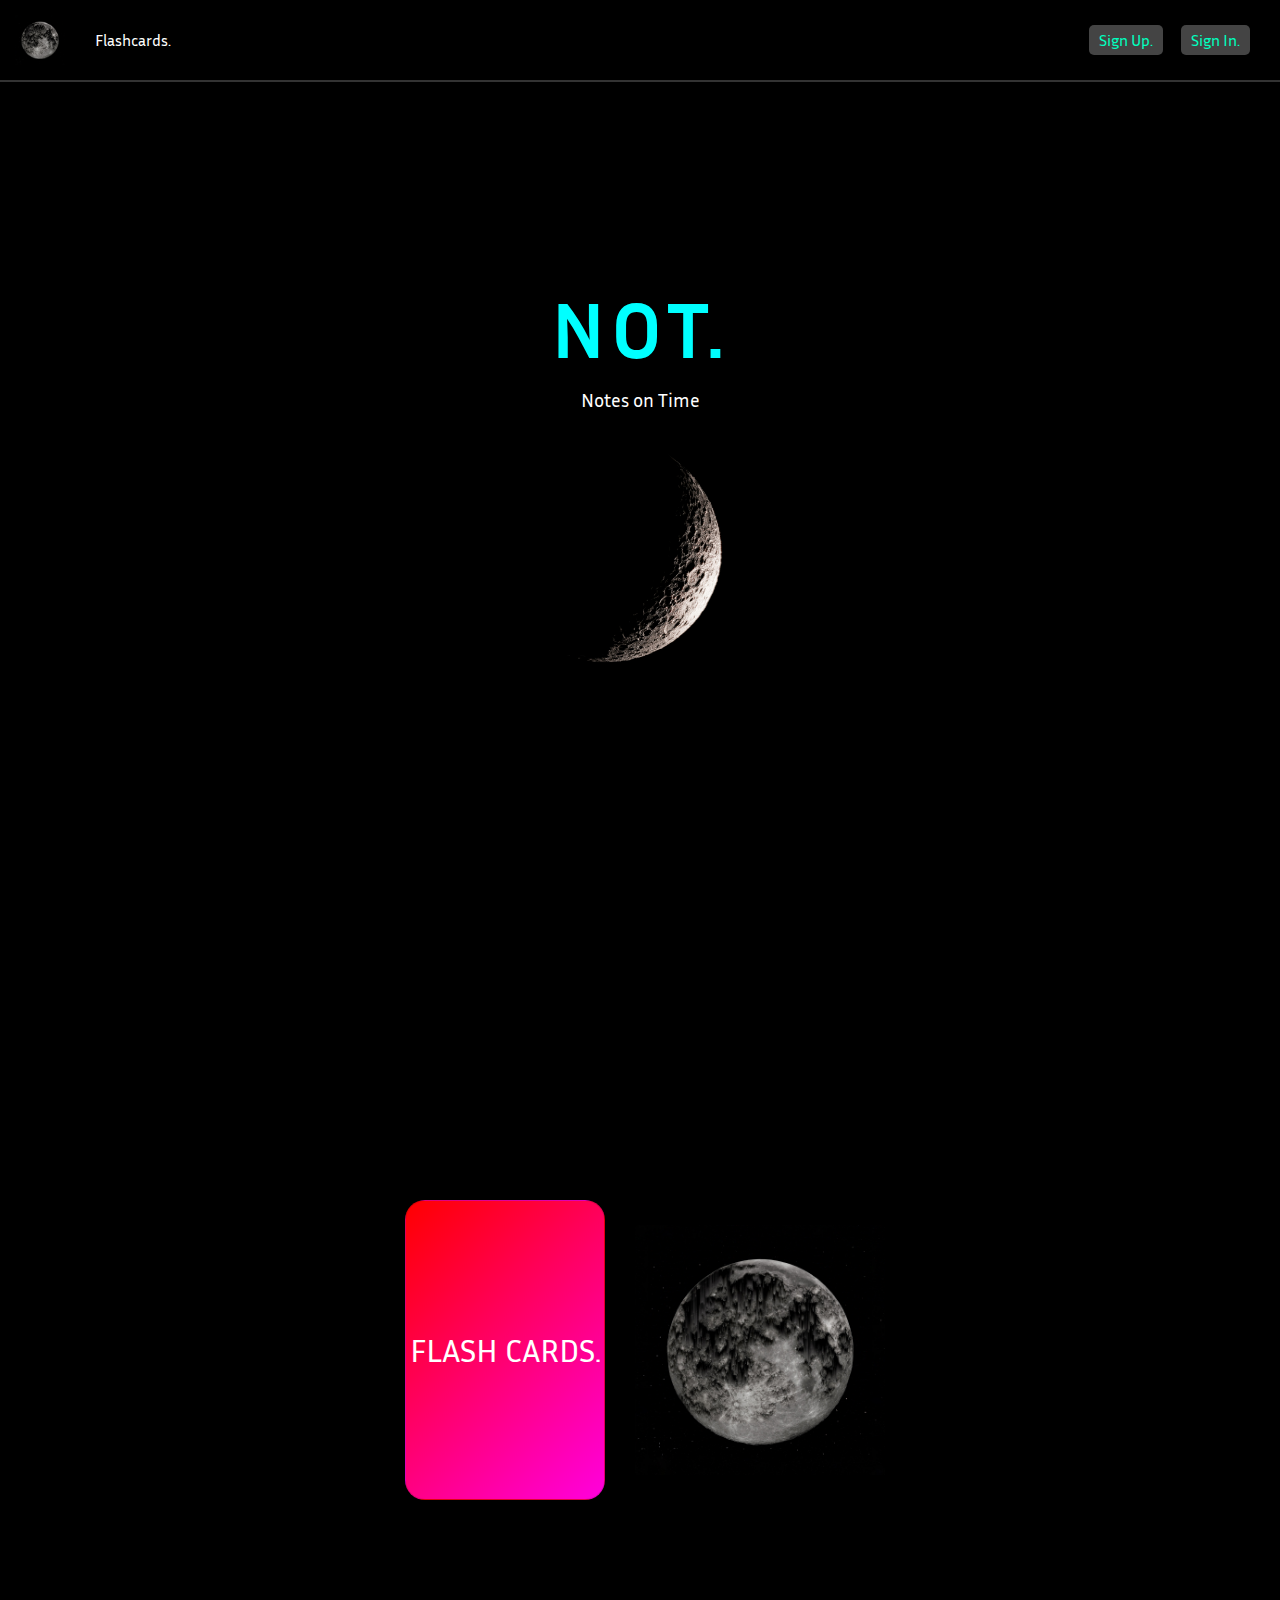
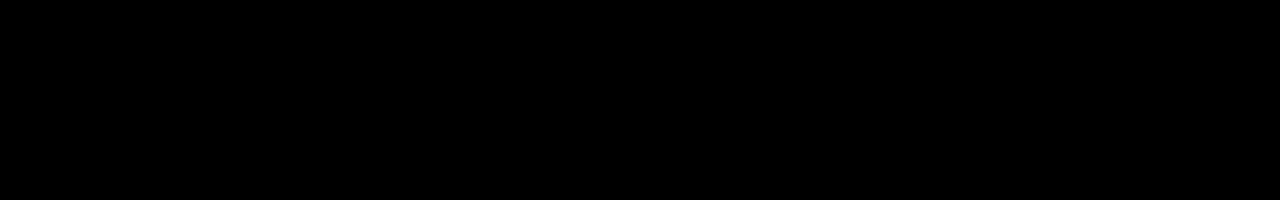
<file: index.html>
<!DOCTYPE html>
<html lang="en">
<head>
    <meta charset="UTF-8">
    <meta name="viewport" content="width=device-width, initial-scale=1.0">
    <title>Notes on Time</title>
    <link rel="stylesheet" href="https://maxcdn.bootstrapcdn.com/bootstrap/4.5.2/css/bootstrap.min.css">
    <link rel="stylesheet" href="styles.css">
</head>
<body>

    <!-- Header -->
    <header class="header">
      <div class="d-flex align-items-center">
          <a href="index.html">
              <img src="./Resources/full-moon.jpg" alt="Logo">
          </a>
          <nav>
              <a href="http://localhost:3000/">Flashcards.</a>
      </div>
      <div class="auth-links">
        <a href="signup.html" class="sign-in">Sign Up.</a>
        <a href="signin.html" class="sign-in">Sign In.</a>
    </div>
  </header>
  
    <!-- Intro Section -->
    <section class="intro-section">
        <div class="intro-content">
            <h1 class="inria-sans-bold">NOT.</h1>
            <p class="inria-sans-regular">Notes on Time</p>
            <div class="intro-moon"></div>
        </div>
        <div class="gray-shape top-left"></div>
        <div class="gray-shape bottom-right"></div>
    </section>

    <!-- Flashcards and Quizzes Section -->
    <section class="flashcard-section">
        <a href="http://localhost:3000/" class="card">FLASH CARDS.</a>
        <div class="moon-center"></div>
    </section>


</body>
</html>
</file>
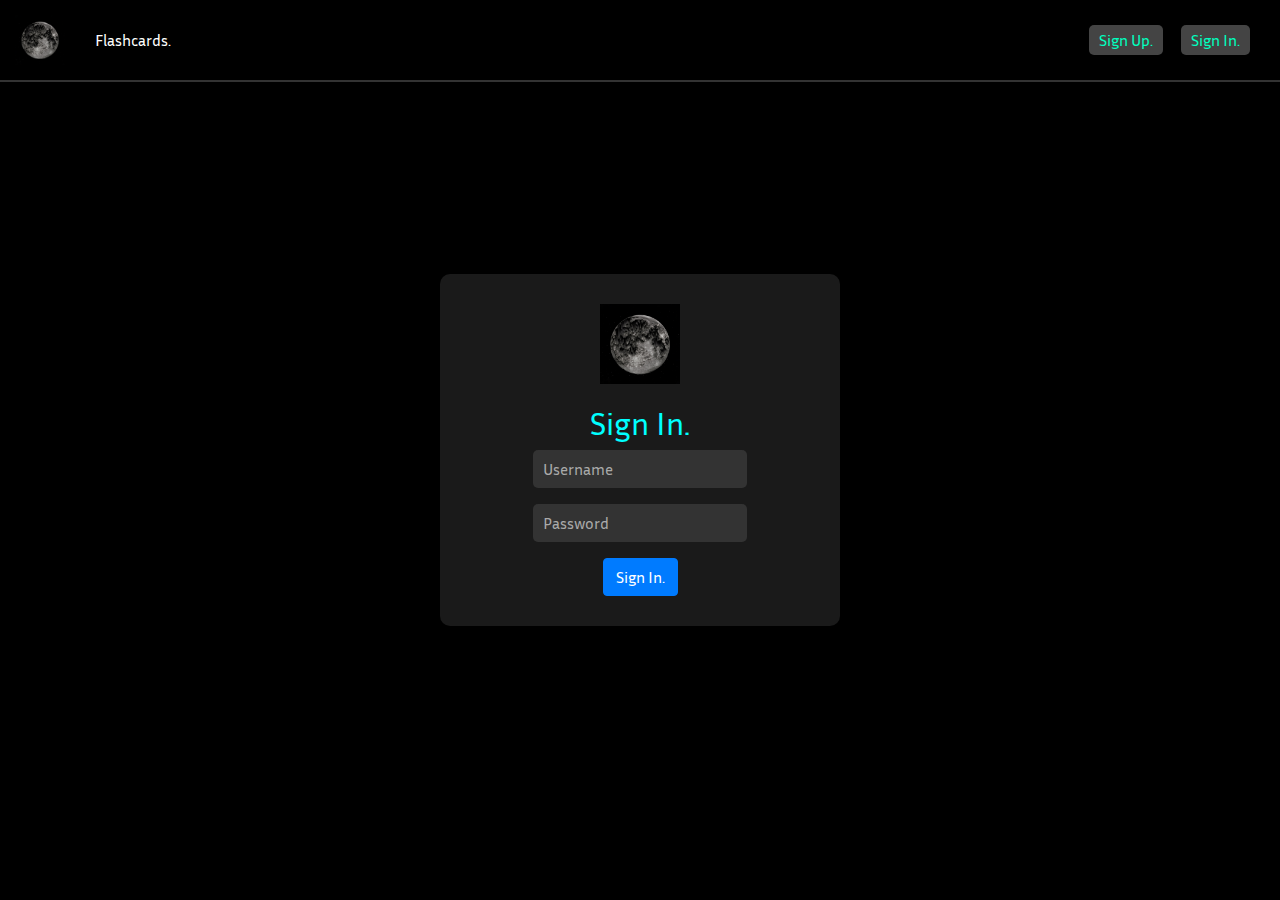
<file: signin.html>
<!DOCTYPE html>
<html lang="en">
<head>
    <meta charset="UTF-8">
    <meta name="viewport" content="width=device-width, initial-scale=1.0">
    <title>Sign In</title>
    <link rel="stylesheet" href="https://maxcdn.bootstrapcdn.com/bootstrap/4.5.2/css/bootstrap.min.css">
    <link rel="stylesheet" href="styles.css">
</head>

    <!-- Header -->
    <header class="header">
        <div class="d-flex align-items-center">
            <a href="index.html">
                <img src="./Resources/full-moon.jpg" alt="Logo">
            </a>
            <nav>
                <a href="flashcards.html">Flashcards.</a>
            </nav>
        </div>
        <div class="auth-links">
            <a href="signup.html" class="sign-in">Sign Up.</a>
            <a href="signin.html" class="sign-in">Sign In.</a>
        </div>
    </header>


    <body class="signin-body">

    <!-- Sign In Section -->
    <section class="signin-section">
        <div class="signin-container d-flex flex-column align-items-center justify-content-center">
            <!-- Logo Image -->
            <div class="image-space">
                <img src="./Resources/full-moon.jpg" alt="Your Logo" class="signin-logo">
            </div>

            <!-- Sign In Form -->
            <form action="#" method="POST" class="signin-form text-center">
                <h2 class="signin-heading">Sign In.</h2>
                
                <!-- Username Field -->
                <input type="text" name="username" id="username" placeholder="Username" class="form-control mb-3 input-box" required>
                
                <!-- Password Field -->
                <input type="password" name="password" id="password" placeholder="Password" class="form-control mb-3 input-box" required>
                
                <!-- Sign In Button -->
                <button type="submit" class="btn btn-primary signin-button">Sign In.</button>
            </form>
        </div>
    </section>

</body>
</html>
</file>
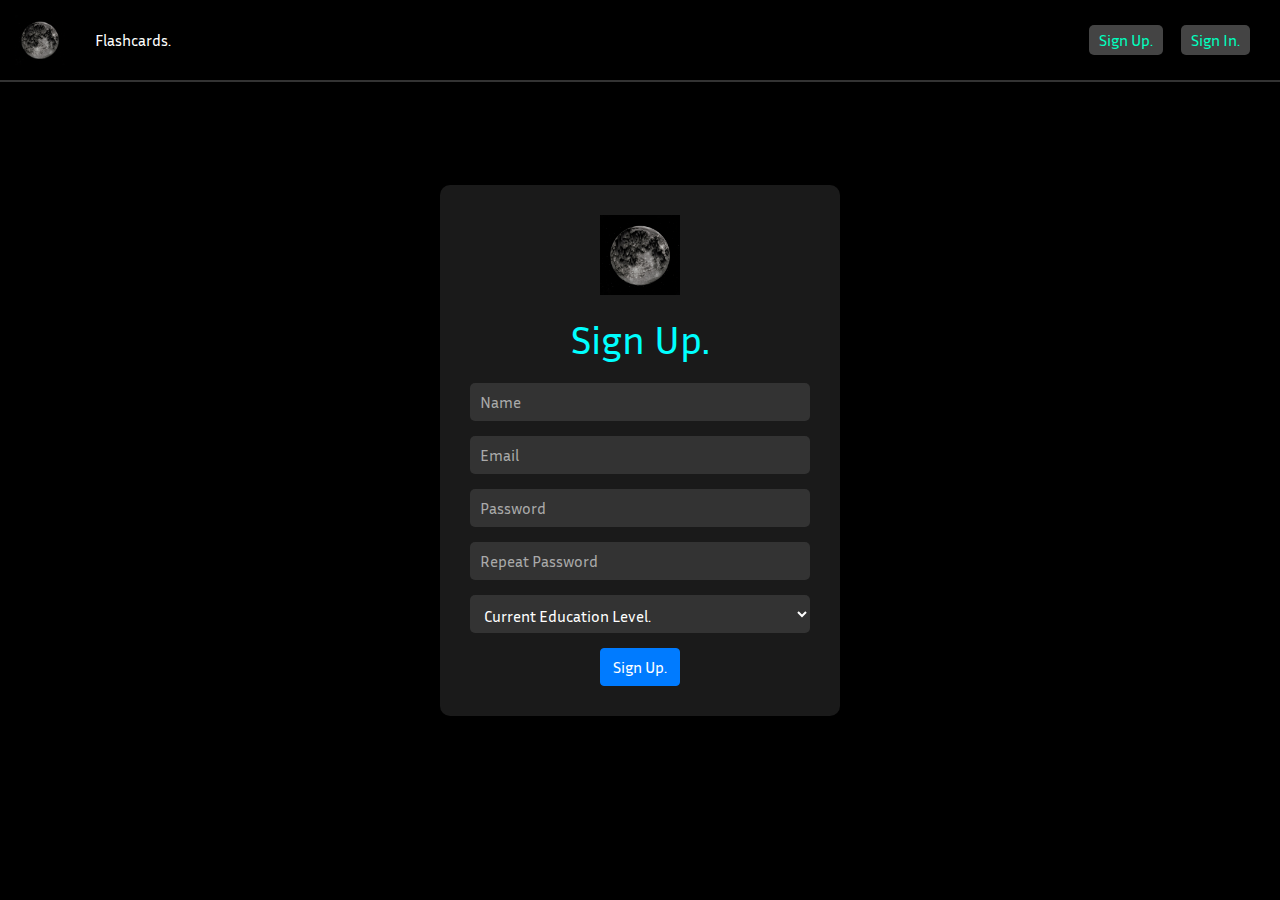
<file: signup.html>
<!DOCTYPE html>
<html lang="en">
<head>
    <meta charset="UTF-8">
    <meta name="viewport" content="width=device-width, initial-scale=1.0">
    <title>Sign Up</title>
    <link rel="stylesheet" href="https://maxcdn.bootstrapcdn.com/bootstrap/4.5.2/css/bootstrap.min.css">
    <link rel="stylesheet" href="./styles.css">
    <script src="./signup.js" defer></script>
</head>
<body>
    <!-- Header -->
    <header class="header">
        <div class="d-flex align-items-center">
            <a href="index.html">
                <img src="./Resources/full-moon.jpg" alt="Logo">
            </a>
            <nav>
                <a href="flashcards.html">Flashcards.</a>
            </nav>
        </div>
        <div class="auth-links">
            <a href="signup.html" class="sign-in">Sign Up.</a>
            <a href="signin.html" class="sign-in">Sign In.</a>
        </div>
    </header>

    <!-- Sign-Up Section -->
    <section class="signin-section">
        <div class="signin-container">
            <img src="./Resources/full-moon.jpg" alt="Logo" class="signin-logo">
            <h1>Sign Up.</h1>
            <form>
                <div class="form-group">
                    <input type="text" class="form-control" placeholder="Name" required>
                </div>
                <div class="form-group">
                    <input type="email" class="form-control" placeholder="Email" required>
                </div>
                <div class="form-group">
                    <input type="password" class="form-control" placeholder="Password" required>
                </div>
                <div class="form-group">
                    <input type="password" class="form-control" placeholder="Repeat Password" required>
                </div>
                <div class="form-group">
                    <select class="form-control" id="education-level" onchange="showAdditionalFields()" required>
                        <option value="" disabled selected>Current Education Level.</option>
                        <option value="primary">Primary School.</option>
                        <option value="middle">Middle School.</option>
                        <option value="high-school">High School Graduate.</option>
                        <option value="bachelors">Bachelors.</option>
                        <option value="masters">Masters.</option>
                        <option value="prefer-not">Prefer Not to Say.</option>
                    </select>
                </div>
                <div id="major-field" class="form-group" style="display: none;">
                    <input type="text" class="form-control" placeholder="Major">
                </div>
                <div id="semester-field" class="form-group" style="display: none;">
                    <input type="text" class="form-control" placeholder="Semester">
                </div>
                <button type="submit" class="btn btn-primary signin-button">Sign Up.</button>
            </form>
        </div>
    </section>
</body>
</html>
</file>
<file: styles.css>
/* Import Google Fonts */
@import url('https://fonts.googleapis.com/css2?family=Inria+Sans:ital,wght@0,300;0,400;0,700;1,300;1,400;1,700&display=swap');

/* General Styles */
* {
    margin: 0;
    padding: 0;
    box-sizing: border-box;
    font-family: 'Inria Sans', sans-serif;
}

body {
    background-color: black;
    color: white;
    display: flex;
    flex-direction: column;
    align-items: center;
    justify-content: center;
    overflow-x: hidden;
    width: 100vw;
    font-family: 'Inria Sans', sans-serif;
}

h1{
    color: aqua;
}
h2{
    color: aqua;
}

.inria-sans-bold {
    font-family: "Inria Sans", serif;
    font-weight: 700;
    font-style: normal;
  }

/* Header Styles */
.header {
    width: 100%;
    background-color: black;
    color: white;
    padding: 15px;
    display: flex;
    justify-content: space-between;
    align-items: center;
    border-bottom: 2px solid #333;
    position: fixed;
    top: 0;
    z-index: 1000;
}

.header img {
    width: 50px;
    height: auto;
}

.header nav {
    margin-left: 15px;
}

.header a {
    text-decoration: none;
    color: white;
    margin-right: 15px;
}

.header .sign-in {
    background-color: #444;
    padding: 5px 10px;
    border-radius: 5px;
    color: rgb(0, 255, 191);
}

.intro-section {
    width: 100%;
    height: 100vh;
    display: flex;
    align-items: center;
    justify-content: center;
    background-color: black;
    padding: 20px;
    padding-top: 80px; 
}

/* Intro Content */
.intro-content {
    text-align: center;
}

.intro-content h1 {
    font-size: 5em;
    letter-spacing: 5px;
}

.intro-content p {
    font-size: 1.2em;
    margin-top: 10px;
}

.intro-moon {
    background: url('./Resources/moon.jpeg') no-repeat center/cover;
    width: 250px;
    height: 250px;
}

/* Flashcards and Quizzes */
.flashcard-section {
    display: flex;
    align-items: center;
    justify-content: center;
    width: 100%;
    height: 100vh;
    background-color: black;
    padding: 20px;
    gap: 20px;
}

.card {
    width: 200px;
    height: 300px;
    background: linear-gradient(135deg, #ff0000, #ff00dd);
    border-radius: 20px;
    display: flex;
    align-items: center;
    justify-content: center;
    color: white;
    font-size: 2em;
    text-align: center;
    text-decoration: none;
    margin: 10px;
}

.moon-center {
    background: url('./Resources/full-moon.jpg') no-repeat center/cover;
    width: 250px;
    height: 250px;
}

/* Flashcard Options */
.flashcard-options {
    display: flex;
    align-items: center;
    justify-content: center;
    width: 100%;
    height: 100vh;
    padding: 20px;
    background-color: black;
    gap: 20px;
    flex-wrap: wrap;
}

.flashcard-options .moon {
    background: url('./Resources/full-moon.jpg') no-repeat center/cover;
    width: 250px;
    height: 250px;
}

.flashcard-buttons {
    display: flex;
    flex-direction: column;
    align-items: center;
    max-width: 300px;
    padding: 20px;
}

.flashcard-buttons h2 {
    font-size: 2em;
    margin-bottom: 20px;
    text-align: center;
}

.button {
    background-color: #333;
    color: white;
    border: none;
    padding: 10px 20px;
    margin: 10px;
    border-radius: 10px;
    cursor: pointer;
    font-size: 1em;
    width: 100%;
    max-width: 200px;
    text-align: center;
}

/* Sign-In Section */
.signin-section {
    width: 100%;
    height: 100vh;
    display: flex;
    align-items: center;
    justify-content: center;
    background-color: black;
    padding: 20px;
}

.signin-container {
    background-color: #1a1a1a;
    padding: 30px;
    border-radius: 10px;
    text-align: center;
    width: 100%;
    max-width: 400px;
}

.signin-logo {
    width: 80px;
    height: auto;
}

/* Responsive Styles */
@media (max-width: 768px) {
    .intro-section {
        flex-direction: column;
        padding-top: 100px;
    }

    .intro-content h1 {
        font-size: 3em;
    }

    .intro-moon, .moon-center, .flashcard-options .moon {
        width: 150px;
        height: 150px;
    }

    .flashcard-section, .flashcard-options {
        flex-direction: column;
        align-items: center;
    }

    .signin-container {
        padding: 20px;
    }

    .signin-logo {
        width: 60px;
    }

    .signin-form h1 {
        font-size: 2em;
    }
}

@media (max-width: 480px) {
    .intro-content h1 {
        font-size: 2.5em;
    }

    .intro-moon, .moon-center, .flashcard-options .moon {
        width: 120px;
        height: 120px;
    }

    .card {
        width: 160px;
        height: 240px;
        font-size: 1.5em;
    }

    .flashcard-buttons h2 {
        font-size: 1.5em;
    }
}

/* Sign-Up Page */
.signin-section {
    background-color: black;
    color: white;
    display: flex;
    align-items: center;
    justify-content: center;
    height: 100vh;
    width: 100%;
    padding: 20px;
}

.signin-container {
    background-color: #1a1a1a;
    padding: 30px;
    border-radius: 10px;
    text-align: center;
    width: 100%;
    max-width: 400px;
}

.signin-logo {
    width: 80px;
    height: auto;
    margin-bottom: 20px;
}

.signin-container h1 {
    font-size: 2.5em;
    color: aqua;
    margin-bottom: 20px;
}

.form-group {
    margin-bottom: 15px;
}

.form-control {
    background-color: #333;
    color: white;
    border: none;
    padding: 10px;
    border-radius: 5px;
}

.form-control::placeholder {
    color: #aaa;
}

.button {
    background-color: #444;
    color: rgb(0, 255, 191);
    border: none;
    padding: 10px 20px;
    border-radius: 5px;
    cursor: pointer;
    font-size: 1em;
    width: 100%;
}

.button:hover {
    background-color: #555;
}
</file>
